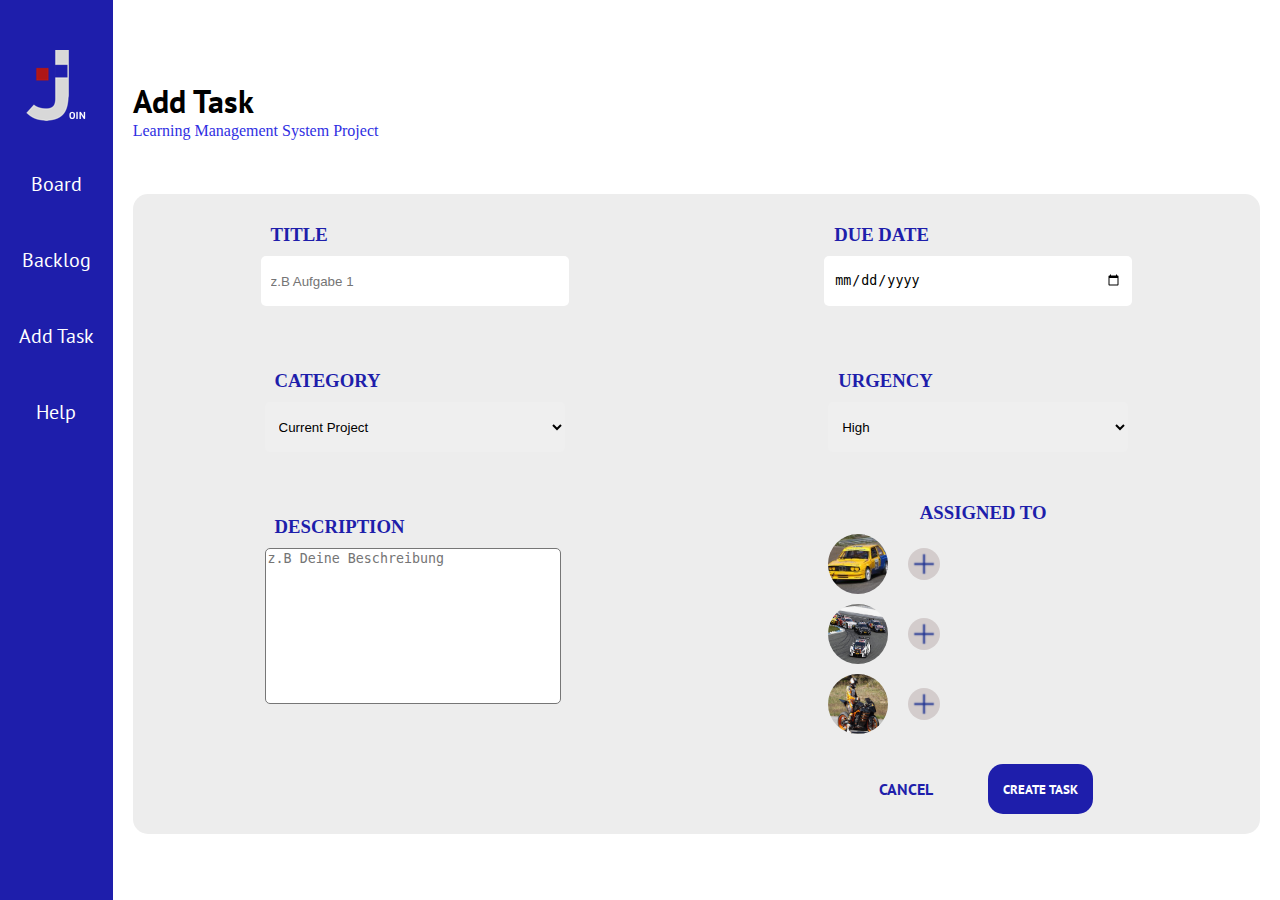
<file: index.html>
<!DOCTYPE html>
<html lang="de">

<head>
    <meta charset="UTF-8">
    <meta http-equiv="X-UA-Compatible" content="IE=edge">
    <meta name="viewport" content="width=device-width, initial-scale=1.0">
    <link rel="preconnect" href="https://fonts.googleapis.com">
    <link rel="preconnect" href="https://fonts.gstatic.com" crossorigin>
    <link
        href="https://fonts.googleapis.com/css2?family=Architects+Daughter&family=Lato:wght@300&family=Lobster+Two:ital@1&family=PT+Sans&display=swap"
        rel="stylesheet">
    <script src="mini_backend.js"></script>
    <link rel="stylesheet" href="style.css">
    <script src="login.js"></script>
    <script src="main.js"></script>
    <title>AddTask</title>
</head>

<body onload="init()">
    
    <img id="mobile-menu" src="img/menu-4-64.png" onclick="showMobileMenu()">

    <div class="addtask-container">

        <div id="mobile" class="menu">

            <img id="join-logo" src="img/joinlogo.png">
            <a href="board.html">Board</a>
            <a href="backlog.html">Backlog</a>
            <a href="index.html">Add Task</a>
            <a href="help.html">Help</a>
            <!-- <a href="login.html">Logout</a> -->
            <img id="close-arrow" class="close-arrow" src="img/closArrow.png" onclick="hideMobileMenu()">
        </div>

        <div class="header2">
            <div class="title">
                <h1>Add Task</h1>
                <p>Learning Management System Project</p>

            </div>

            <div class="content">
                <div class="row1">

                    <div class="title">
                        <h3>TITLE</h3>
                        <input id="title-input" class="title-input" type="text" placeholder="z.B Aufgabe 1">
                    </div>

                    <div class="date">
                        <h3>DUE DATE</h3>
                        <input id="date-input" class="date-input" type="date">
                    </div>
                </div>

                <div class="row2">

                    <div class="category1">
                        <h3>CATEGORY</h3>
                        <select id="category" class="category-input">
                            <option value="Current project">Current Project</option>
                            <option value="Sale">Sale</option>
                            <option value="Product">Product</option>
                        </select>
                    </div>

                    <div class="urgency">
                        <h3>URGENCY</h3>
                        <select id="urgency" class="urgency-input">
                            <option value="high">High</option>
                            <option value="Medium">Medium</option>
                            <option value="low">Low</option>
                        </select>
                    </div>

                </div>

                <div class="row3">

                    <div class="discription">
                        <h3>DESCRIPTION</h3>
                        <textarea id="discription-text" placeholder="z.B Deine Beschreibung"></textarea>
                    </div>

                    <div class="user">
                        <h3>ASSIGNED TO</h3>
                        <div class="assigned-section">
                            <img src="img/meinbild.jpg">
                            <img class="assigned-btn" src="img/icons8-plus.png" onclick="addUser1()">
                            <img id="checked" class="checked" src="img/check-mark-7-24.png">
                        </div>
                        <div class="assigned-section">
                            <img src="img/autorennen.jpg">
                            <img class="assigned-btn" src="img/icons8-plus.png" onclick="addUser2()">
                            <img id="checked2" class="checked" src="img/check-mark-7-24.png">
                        </div>
                        <div class="assigned-section">
                            <img src="img/mottorad1.jpg">
                            <img class="assigned-btn" src="img/icons8-plus.png" onclick="addUser3()">
                            <img id="checked3" class="checked" src="img/check-mark-7-24.png">
                        </div>

                        <div class="add-cancel-btn">
                            <button class="cancel" onclick="clearInputs()">CANCEL</button>
                            <button class="task" onclick="addTask()">CREATE TASK</button>
                        </div>
                    </div>

                </div>

            </div>

        </div>



</body>

</html>
</file>
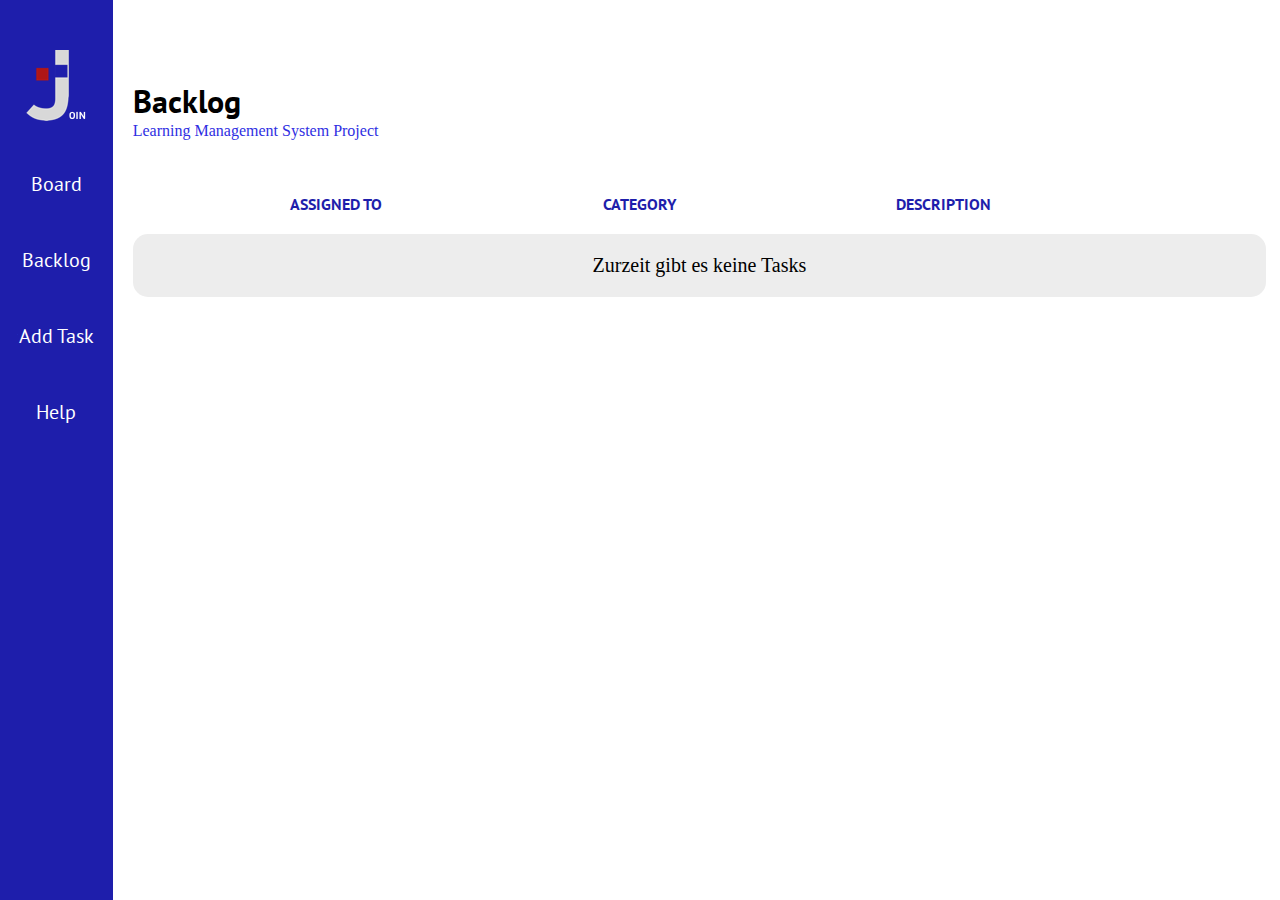
<file: backlog.html>
<!DOCTYPE html>
<html lang="de">
  <head>
    <meta charset="UTF-8" />
    <meta http-equiv="X-UA-Compatible" content="IE=edge" />
    <meta name="viewport" content="width=device-width, initial-scale=1.0" />
    <link rel="preconnect" href="https://fonts.googleapis.com" />
    <link rel="preconnect" href="https://fonts.gstatic.com" crossorigin />
    <link
      href="https://fonts.googleapis.com/css2?family=Architects+Daughter&family=Lato:wght@300&family=Lobster+Two:ital@1&family=PT+Sans&display=swap"
      rel="stylesheet"
    />
    <script src="mini_backend.js"></script>
    <script src="backlog.js"></script>
    <script src="main.js"></script>
    <link rel="stylesheet" href="style.css" />
    <title>Backlog</title>
  </head>

  <body onload="init2()">
    <img id="mobile-menu" src="img/menu-4-64.png" onclick="showMobileMenu()" />

    <div class="backlog-container">
      <div id="mobile" class="menu">
        <img id="join-logo" src="img/joinlogo.png" />
        <a href="board.html">Board</a>
        <a href="backlog.html">Backlog</a>
        <a href="index.html">Add Task</a>
        <a href="help.html">Help</a>
        <!-- <a href="login.html">Logout</a> -->
        <img
          id="close-arrow"
          class="close-arrow"
          src="img/closArrow.png"
          onclick="hideMobileMenu()"
        />
      </div>

      <div class="header2">
        <div class="title">
          <h1>Backlog</h1>
          <p>Learning Management System Project</p>
        </div>

        <div class="backlog-titles">
          <span>ASSIGNED TO</span>
          <span id="title-category">CATEGORY</span>
          <span>DESCRIPTION</span>
        </div>

        <div id="task-info" class="task-infos">
          <span>Zurzeit gibt es keine Tasks</span>
        </div>

        <div id="backlog-content"></div>
      </div>
    </div>
  </body>
</html>
</file>
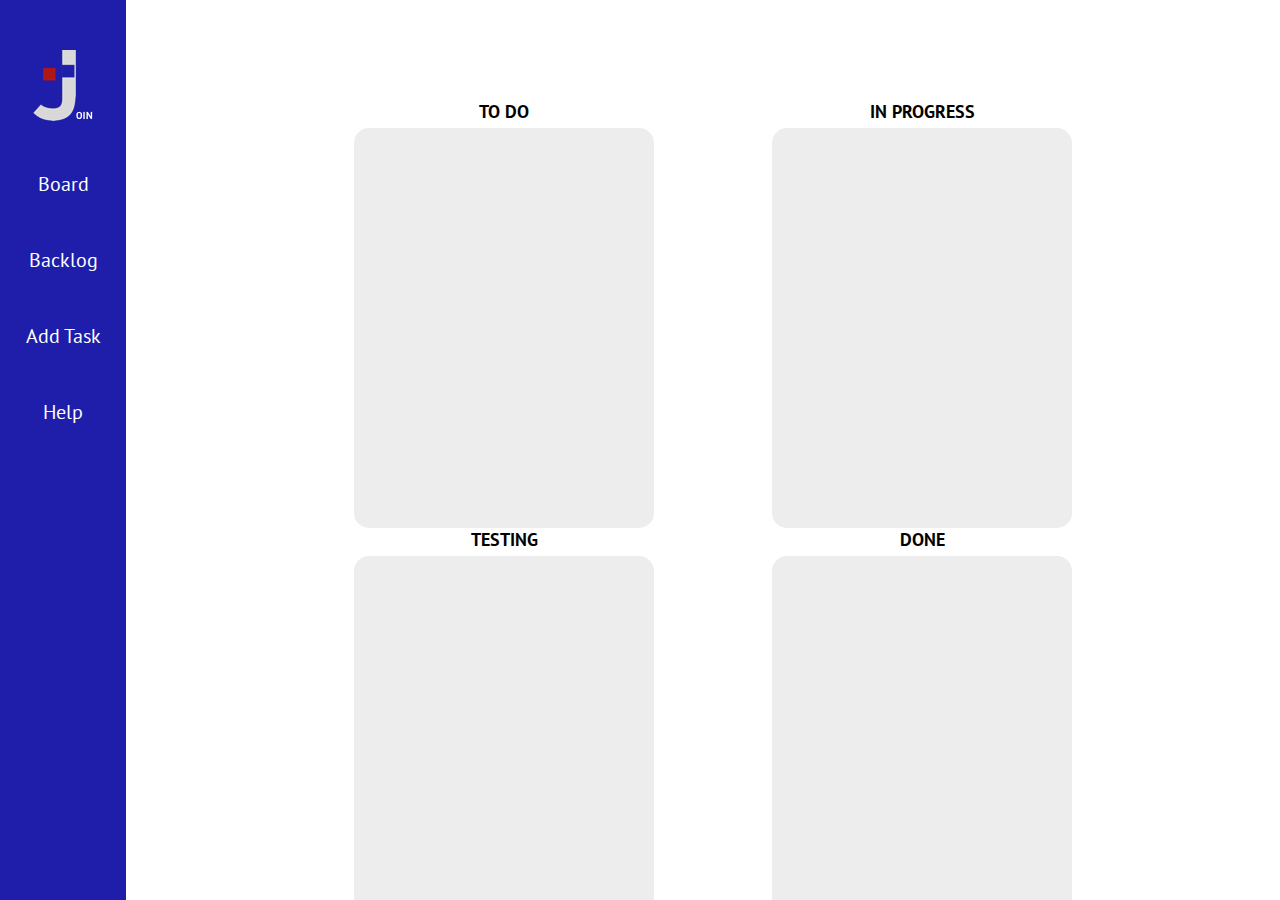
<file: board.html>
<!DOCTYPE html>
<html lang="de">
  <head>
    <meta charset="UTF-8" />
    <meta http-equiv="X-UA-Compatible" content="IE=edge" />
    <meta name="viewport" content="width=device-width, initial-scale=1.0" />
    <link rel="preconnect" href="https://fonts.googleapis.com" />
    <link rel="preconnect" href="https://fonts.gstatic.com" crossorigin />
    <link
      href="https://fonts.googleapis.com/css2?family=Architects+Daughter&family=Lato:wght@300&family=Lobster+Two:ital@1&family=PT+Sans&display=swap"
      rel="stylesheet"
    />
    <link rel="stylesheet" href="style.css" />
    <script src="mini_backend.js"></script>
    <script src="main.js"></script>
    <script src="board.js"></script>
    <title>Board</title>
  </head>

  <body onload="init3()">
    <img id="mobile-menu" src="img/menu-4-64.png" onclick="showMobileMenu()" />

    <div class="board-container">
      <div id="mobile" class="menu">
        <img id="join-logo" src="img/joinlogo.png" />
        <a href="board.html">Board</a>
        <a href="backlog.html">Backlog</a>
        <a href="index.html">Add Task</a>
        <a href="help.html">Help</a>
        <!-- <a href="login.html">Logout</a> -->
        <img
          id="close-arrow"
          class="close-arrow"
          src="img/closArrow.png"
          onclick="hideMobileMenu()"
        />
      </div>

      <div class="columns">
        <div class="column-container">
          <span>TO DO</span>
          <div
            id="todo"
            class="column"
            ondrop="moveTo('todo')"
            ondragover="allowDrop(event)"
          ></div>
        </div>

        <div class="column-container">
          <span>IN PROGRESS</span>
          <div
            id="inProgress"
            class="column"
            ondrop="moveTo('inProgress')"
            ondragover="allowDrop(event)"
          ></div>
        </div>

        <div class="column-container">
          <span>TESTING</span>
          <div
            id="testing"
            class="column"
            ondrop="moveTo('testing')"
            ondragover="allowDrop(event)"
          ></div>
        </div>

        <div class="column-container">
          <span>DONE</span>
          <div
            id="done"
            class="column"
            ondrop="moveTo('done')"
            ondragover="allowDrop(event)"
          ></div>
        </div>
      </div>
    </div>

    <div id="dialog-bgr" class="moreInfos"></div>
  </body>
</html>
</file>
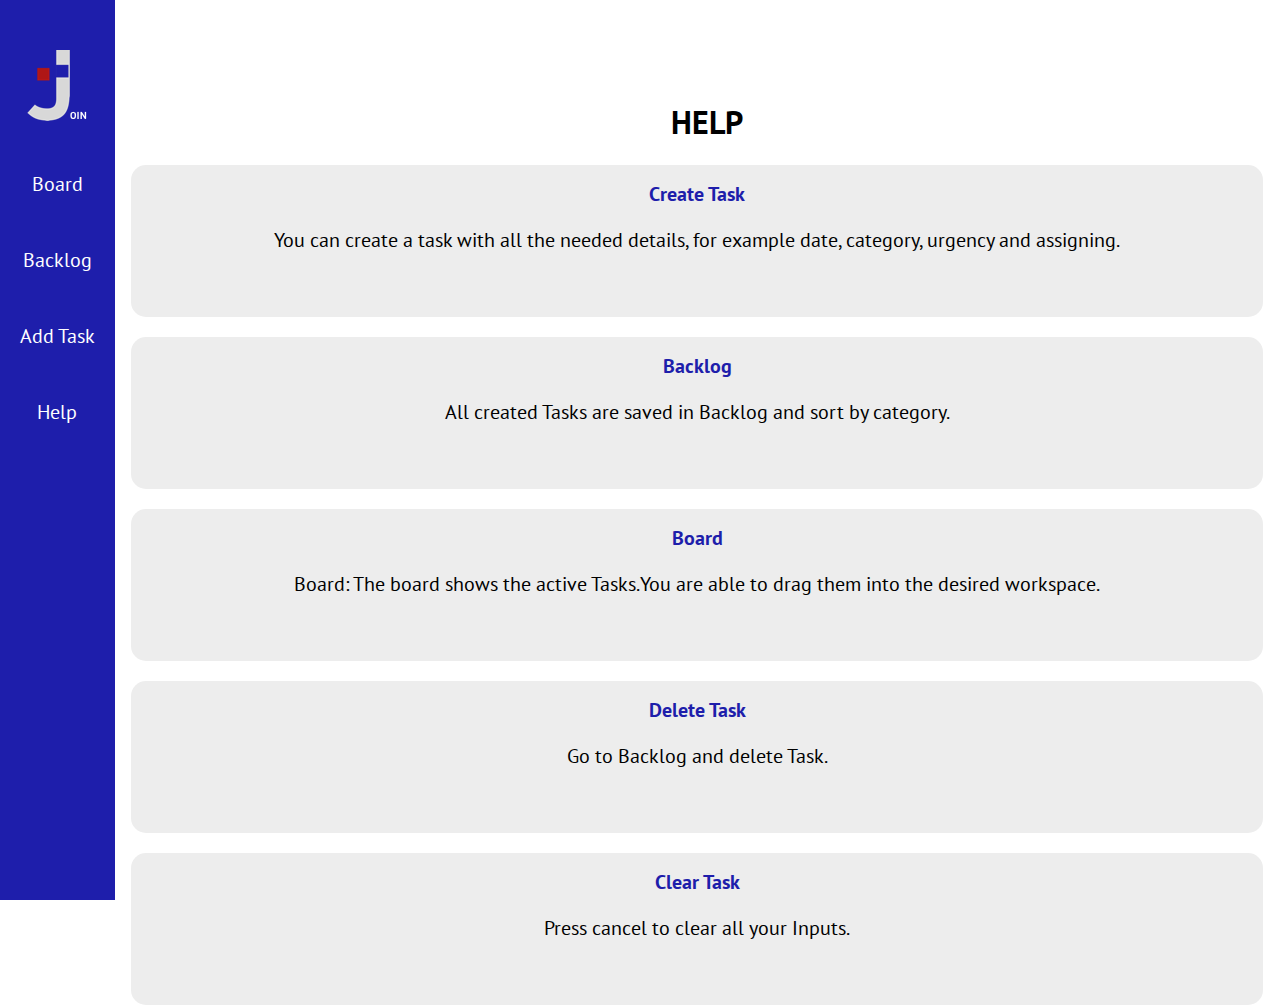
<file: help.html>
<!DOCTYPE html>
<html lang="de">

<head>
    <meta charset="UTF-8">
    <meta http-equiv="X-UA-Compatible" content="IE=edge">
    <meta name="viewport" content="width=device-width, initial-scale=1.0">
    <link rel="preconnect" href="https://fonts.googleapis.com">
    <link rel="preconnect" href="https://fonts.gstatic.com" crossorigin>
    <link
        href="https://fonts.googleapis.com/css2?family=Architects+Daughter&family=Lato:wght@300&family=Lobster+Two:ital@1&family=PT+Sans&display=swap"
        rel="stylesheet">
    <link rel="stylesheet" href="style.css">
    <script src="mini_backend.js"></script>
    <script src="main.js"></script>
    <script src="board.js"></script>
    <script src="help.js"></script>
    <title>help</title>

</head>

<img id="mobile-menu" src="img/menu-4-64.png" onclick="showMobileMenu()">

<div class="help-container">

    <div id="mobile" class="menu">
        <img id="join-logo" src="img/joinlogo.png">
        <a href="board.html">Board</a>
        <a href="backlog.html">Backlog</a>
        <a href="index.html">Add Task</a>
        <a href="help.html">Help</a>
        <!-- <a href="login.html">Logout</a> -->
        <img id="close-arrow" class="close-arrow" src="img/closArrow.png" onclick="hideMobileMenu()">
    </div>

    <div class="help-content">

        <h1 class="h1">HELP</h1>

        <div class="help-discription">

            <span>Create Task</span>
            <p>
                You can create a task with all the needed details, for example date, category, urgency and
                assigning.
            </p>

        </div>

        <div class="help-discription">

            <span>Backlog</span>
            <p>
                All created Tasks are saved in Backlog and sort by category.
            </p>

        </div>

        <div class="help-discription">

            <span>Board</span>
            <p>
                Board: The board shows the active Tasks.You are able to drag them into the desired workspace.
            </p>

        </div>

        <div class="help-discription">

            <span>Delete Task</span>
            <p>
               Go to Backlog and delete Task.
            </p>

        </div>

        <div class="help-discription">

            <span>Clear Task</span>
            <p>
               Press cancel to clear all your Inputs.
            </p>

        </div>

    </div>

</div>


</div>
</file>
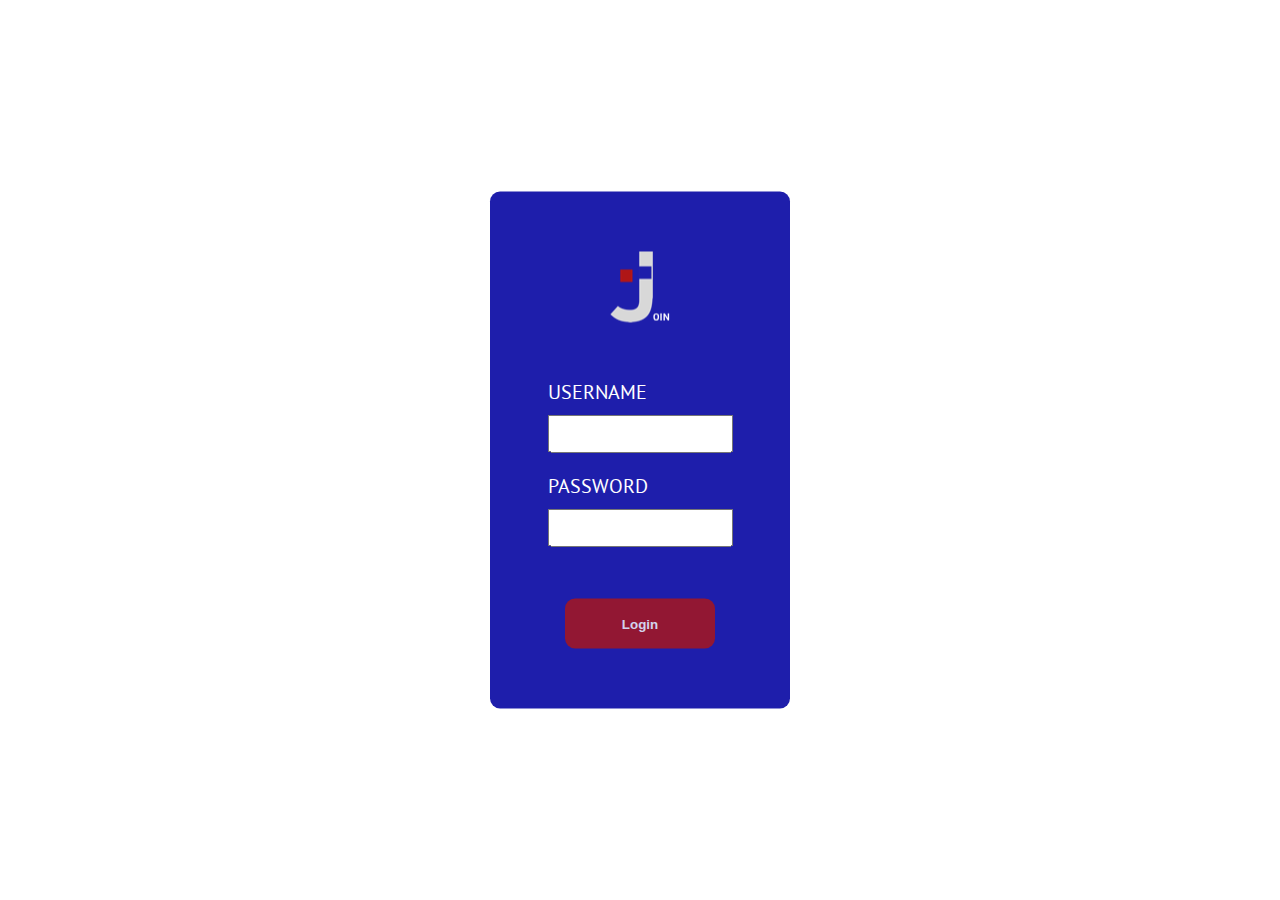
<file: login.html>
<!DOCTYPE html>
<html lang="de">

<head>
    <meta charset="UTF-8">
    <meta http-equiv="X-UA-Compatible" content="IE=edge">
    <meta name="viewport" content="width=device-width, initial-scale=1.0">
    <link rel="preconnect" href="https://fonts.googleapis.com">
    <link rel="preconnect" href="https://fonts.gstatic.com" crossorigin>
    <link
        href="https://fonts.googleapis.com/css2?family=Architects+Daughter&family=Lato:wght@300&family=Lobster+Two:ital@1&family=PT+Sans&display=swap"
        rel="stylesheet">
    <script src="./mini_backend.js"></script>
    <link rel="stylesheet" href="style.css">
    <script src="main.js"></script>
    <script src="login.js"></script>
    <title>Login</title>
</head>

<body onload="init4()">

    <div class="loginContent">

        <img class="logo" src="img/joinlogo.png">

        <div class="loginBox">

            <div>
                <label>USERNAME</label>
                <input class="input" required type="text" id="username">
            </div>
            <div>
                <label>PASSWORD</label><br>
                <input class="input" required type="password" id="password">
            </div>
            <div>
                <button class="button" onclick="checkLogin()">Login</button>
            </div>
        </div>
    </div>

</body>
</file>
<file: style.css>
body {
    margin: 0;
    display: flex;
    flex-direction: column;
    align-items: center;
    position: relative;
    height: 100vh;
}

h3 {
    margin: 10px 0px 10px 10px;
    color: rgb(30 30 171);
}

.addtask-container {

    display: flex;
    width: 100%;
    height: 100%;
}

@media(max-width:768px) {

    .addtask-container {

        flex-direction: column;
        align-items: center;
    }
}

.title {

    display: flex;
    flex-direction: column;
    margin-bottom: 54px;
}


.title h1 {

    margin: 0;
    font-family: PT Sans;
    font-weight: bold;
}

.title p {

    margin: 0;
    color: rgb(47, 47, 226);
}

@media(max-width:550px) {

    .title p {

        font-size: 14px;
    }
}

@media(max-width:768px) {

    .title, .date, .category1, .urgency {

        display: flex;
        align-items: center;
        flex-direction: column;
        margin-bottom: 10px;
    }
}

@media(max-width:550px) {

    .title, .date, .category1, .urgency {

        margin-bottom: 20px;
    }
}

.backlog-titles {

    display: flex;
    width: 90%;
    justify-content: space-evenly;
    font-family: PT Sans;
    font-weight: bold;

}

@media(max-width:1200px) {

    .backlog-titles {

        width: 100%;
    }
}

@media(max-width:768px) {

    .backlog-titles {

        display: none;
    }
}

.backlog-titles span {

    color: rgb(30 30 171);
    font-weight: bold;
    width: 200px;
    text-align: center;
}

#title-category {

    width: 200px;
}

@media(max-width:1200px) {

    #title-category {

        width: 46px;
    }
}

.content {
    background-color: #ededed;
    width: 100%;
    border-radius: 15px;
    margin-bottom: 20px;
}

.header {
    display: flex;
    justify-content: center;
    width: 80%;
    margin-top: 50px;
    margin-bottom: 50px;
    background-color: rgb(47, 47, 226);
}

.header h1 {

    color: white;
}

.row1 {

    display: flex;
    justify-content: space-around;
    margin-top: 20px;
}

@media(max-width:550px) {

    .row1 {

        flex-direction: column;
        align-items: center;
    }
}

.row1 .date-input {

    height: 30px;
    width: 288px;
    border: none;
    border-radius: 5px;
    padding: 10px;
    outline: none;
}

@media(max-width:850px) {

    .row1 .date-input {

        width: 250px;
    }
}

@media(max-width:650px) {

    .row1 .date-input {

        width: 200px;
    }
}

.row1 .title-input {
    height: 30px;
    width: 288px;
    border: none;
    border-radius: 5px;
    padding: 10px;
    outline: none;
}

@media(max-width:850px) {

    .row1 .title-input {

        width: 250px;
    }

}

@media(max-width:650px) {

    .row1 .title-input {

        width: 200px;
    }

}

.row2 {

    display: flex;
    justify-content: space-around;
}

@media(max-width:550px) {

    .row2 {

        flex-direction: column;
        align-items: center;
    }
}

.row2 .category-input {

    height: 50px;
    width: 300px;
    border: none;
    border-radius: 5px;
    padding: 10px;
    outline: none;
}

@media(max-width:850px) {

    .row2 .category-input {

        width: 270px;
    }
}

@media(max-width:650px) {

    .row2 .category-input {

        width: 220px;
    }
}

.row2 .urgency-input {

    height: 50px;
    width: 300px;
    border: none;
    border-radius: 5px;
    padding: 10px;
    outline: none;
}

@media(max-width:850px) {

    .row2 .urgency-input {

        width: 270px;
    }
}

@media(max-width:650px) {

    .row2 .urgency-input {

        width: 220px;
    }
}

.row3 {
    display: flex;
    justify-content: space-around;
}

@media(max-width:550px) {

    .row3 {

        flex-direction: column;
        align-items: center;
    }
}

.row3 .discription {

    margin-top: 54px;
    width: 300px;
}

@media(max-width:768px) {

    .row3 .discription {

        width: 280px;
        display: flex;
        flex-direction: column;
        align-items: center;
    }
}

@media(max-width:650px) {

    .row3 .discription {

        width: 220px;
    }
}


@media(max-width:550px) {

    .row3 .discription {

        width: 220px;
        display: flex;
        flex-direction: column;
        align-items: center;
        margin-top: 0px;
    }
}

.row3 textarea {

    height: 150px;
    width: 290px;
    outline: none;
    border-radius: 5px;
    resize: none;
}

@media(max-width:850px) {

    .row3 textarea {

        width: 270px;
    }
}

@media(max-width:650px) {

    .row3 textarea {

        width: 220px;
    }
}

.row3 .user {

    display: flex;
    flex-direction: column;
    align-items: center;
    margin-top: 40px;
    width: 300px;
}


@media(max-width:768px) {

    .row3 .user {

        width: 280px;
    }
}

@media(max-width:650px) {

    .row3 .user {

        width: 220px;
    }
}

@media(max-width:550px) {

    .row3 .user {

        width: 220px;
        margin-top: 20px;
    }
}

.row3 button {

    margin: 20px;
    background-color: rgb(30 30 171);
    padding: 15px;
    color: white;
    font-weight: bold;
    border-radius: 15px;
    border: none;
    font-family: PT Sans;
    cursor: pointer;
}

@media(max-width:650px){

    .row3 button{

        margin:0px 0px 10px 0px;
    }
}

.clear {

    margin-bottom: 10px;
    background-color: rgb(30 30 171);
    padding: 10px;
    color: white;
    font-weight: bold;
    border-radius: 15px;
    border: none;
    font-family: PT Sans;
    cursor: pointer;
}

.row3 .cancel {

    background-color: unset;
    color: rgb(30 30 171);
    font-family: PT Sans;
    font-size: 16px;
    font-weight: bold;
    cursor: pointer;
}

.row3 img {

    height: 60px;
    width: 60px;
    margin-bottom: 10px;
    border-radius: 50%;
}

.checked{

    height: 24px !important;
    width: 24px !important;
    margin-left: 20px;
    display: none;
}

.task-infos {

    width: 97%;
    background-color: #ededed;
    margin-top: 20px;
    margin-bottom: 20px;
    padding: 20px;
    display: flex;
    align-items: center;
    justify-content: space-around;
    font-size: 20px;
    border-radius: 15px;
}

@media(max-width:768px) {

    .task-infos {

        flex-direction: column;
        width: 75%;
    }
}


.emptyTask {

    width: 97%;
    background-color: #ededed;
    margin-top: 20px;
    margin-bottom: 20px;
    padding: 20px;
    display: flex;
    align-items: center;
    justify-content: space-around;
    font-size: 20px;
    border-radius: 15px;

}

.task-infos img {

    height: 50px;
    width: 50px;
    border-radius: 50%;
}

.task-infos p {

    word-break: break-all;
    width: 250px;
}

@media(max-width:1200px) {

    .task-infos p {

        width: 150px;
    }
}

@media(max-width:768px) {

    .task-infos p {

        text-align: center;
    }
}



#backlog-content {

    display: flex;
    flex-direction: column;
    width: 100%;
    align-items: center;
    justify-content: center;
}


.user-infos {

    display: flex;
    font-size: 16px;
    color: blue;
    align-items: center;
}

.user-infos span {

    margin-left: 20px;
}

.user-details {

    display: flex;
    margin-top: 10px;
    margin-bottom: 10px;
    width: 300px;
}

@media(max-width:1200px) {

    .user-details {

        width: 250px;
    }
}

@media(max-width:550px) {

    .user-details {

        flex-direction: column;
        align-items: center;
    }
}

.user {

    display: flex;
    align-items: center;
}

.user .assigned-btn {

    height: 22px;
    width: 22px;
    object-fit: cover;
    background: #d3cccc;
    padding: 5px;
    margin-left: 20px;
    cursor: pointer;
}

.assigned-section {

    display: flex;
    align-items: center;
    align-items: center;
    width: 100%;
}

@media(max-width:850px) {

    .assigned-section {

        justify-content: center;
    }
}

.add-cancel-btn {

    display: flex;
}

.user-name {

    display: flex;
    flex-direction: column;
    justify-content: center;
    font-size: 16px;
}

.user-name .name {

    color: black;
}

.user-details span {

    margin-left: 20px;
    color: blue;
}


.category {

    font-family: PT Sans;
    margin-left: 20px;
    margin-right: 20px;
    width: 200px;
    text-align: center;
}

@media(max-width:1200px) {

    .category {

        width: 104px;
        font-size: 16px;
    }
}

@media(max-width:768px) {

    .category {

        text-align: center;
    }
}


h2 {

    cursor: pointer;
}

.delete-add-btn {

    display: flex;
    flex-direction: column;
    align-items: center;

}

.delete-add-btn img {

    border-radius: unset;
    height: 26px;
    width: 26px;
    margin: 10px;
}

.delete-add-btn #plus-btn {

    height: 32px;
    width: 32px;
}

.header2 {

    display: flex;
    flex-direction: column;
    width: 100%;
    margin-right: 20px;
    margin-top: 80px;
}

@media(max-width:768px) {

    .header2 {

        margin-top: 16px;
        width: 90%;
        margin-right: 0;
    }
}


.backlog-container {

    display: flex;
    width: 100%;
    height: 100%;
}


@media(max-width:768px) {

    .backlog-container {

        flex-direction: column;
        align-items: center;

    }
}

.menu {

    background-color: rgb(30 30 171);
    margin-right: 20px;
    width: 10%;
    display: flex;
    flex-direction: column;
    align-items: center;
}

@media(max-width:1200px) {

    .menu {

        width: 15%;
    }
}

@media(max-width:768px) {

    .menu {

        min-height: unset;
        flex-direction: unset;
        align-items: center;
        padding: 15px;
        justify-content: space-evenly;
        margin-left: 0;
        margin-right: 0;
        width: 80%;
    }
}

@media(max-width:712px) {

    .menu {

        margin-top: 5px;
        flex-direction: column;
        width: 230px;
        background-color: unset;
        display: none;
    }
}

.menu img {

    margin-top: 50px;
}


@media(max-width:768px) {

    .menu img {

        margin-top: 0;
    }
}

@media(max-width:712px) {

    #join-logo {

        display: none;
    }
}

.menu a {

    color: white;
    text-decoration: none;
    margin-top: 50px;
    font-family: PT Sans;
    font-size: 20px;
}

@media(max-width:768px) {

    .menu a {

        margin-top: 0;
    }
}

@media(max-width:712px) {

    .menu a {

        color: white;
        background-color: rgb(30 30 171);
        width: 150px;
        text-align: center;
        padding: 8px;
        border-radius: 15px;
        margin: 5px;
    }
}

.menu a:hover {

   transform: scale(1.1);
   transition: 225ms ease-in-out;
}

#user-img img {

    height: 90px;
    width: 90px;
    border-radius: 50%;
    object-fit: cover;
    margin-top: 200px;
}

#mobile-menu {

    margin-top: 50px;
    height: 48px;
    width: 48px;
    display: none;
}

@media(max-width:712px) {

    #mobile-menu {

        display: block;
    }
}

.close-arrow {

    display: none;
    margin-top: 20px;
}

@media(max-width:712px){

    .close-arrow{
        display: flex;
    }
}

.border-color-pink {

    border-left: 6px solid #c8105d;
}

.border-color-green {

    border-left: 6px solid #10af4d;
}


.board-container {

    display: flex;
    width: 100%;
    height: 100%;
    overflow: hidden;
}

@media(max-width:768px) {

    .board-container {

        flex-direction: column;
        align-items: center;
    }
}

.columns {

    display: flex;
    margin-top: 100px;
    margin-bottom: 50px;
    width: 100%;
    justify-content: space-around;
}

@media(max-width:1380px) {

    .columns {

        flex-wrap: wrap;
        justify-content: center;
        width: 90%;
    }
}

@media(max-width:1200px) {

    .columns {

        width: 85%;
    }
}

@media(max-width:768px) {

    .columns {

        width: 100%;
    }
}

@media(max-width:550px) {

    .columns {

        margin-top: 50px;
    }
}

@media(max-width:550px) {

    .column {

        flex-direction: column;
        align-items: center;
    }
}

.board-title {

    display: flex;
}

.column-container {

    display: flex;
    flex-direction: column;
    align-items: center;
}

@media(max-width:1380px) {

    .column-container {

        width: 418px;
    }
}

@media(max-width:1050px) {

    .column-container {

        width: 375px;
    }
}

@media(max-width:950px) {

    .column-container {

        width: 340px;
    }
}

@media(max-width:950px) {

    .column-container {

        width: 325px;
    }
}

@media(max-width:825px) {

    .column-container {

        width: 300px;
    }
}

@media(max-width:825px) {

    .column-container {

        width: 270px;
    }
}


.column-container span {

    font-family: PT Sans;
    font-weight: bold;
    margin-bottom: 5px;
    font-size: 18px;
}



.column {

    display: flex;
    flex-direction: column;
    background-color: #ededed;
    min-height: 700px;
    width: 270px;
    margin-left: 20px;
    margin-right: 20px;
    align-items: center;
    border-radius: 15px;
}

@media(max-width:1380px) {

    .column {

        min-height: 400px;
        width: 328px;
    }
}

@media(max-width:1380px) {

    .column {

        width: 300px;
    }
}

@media(max-width:825px) {

    .column {

        width: 260px;
    }
}

@media(max-width:768px) {

    .column {

        min-height: 300px;
    }
}

@media(max-width:550px) {

    .column {

        min-height: 174px;
    }
}

.board-task {

    display: flex;
    align-items: center;
    flex-direction: column;
    margin-top: 10px;
    margin-bottom: 10px;
    text-align: center;
    width: 80%;
    border: 2px solid black;
    border-radius: 15px;
    min-height: 150px;
    background-color: #52d2ef;
}

.board-task img {

    height: 32px;
    width: 32px;
    object-fit: cover;
    border-radius: 50%;
    margin-top: 5px;
}

.inPrpgress-color {

    background-color: #ffc440;

}

.testing-color {

    background-color: #d7ef52;
}

.done-color {

    background-color: #51fb4e;
}

.task-infos-orange {

    border-left: 6px solid orange;
}

.task-infos-pink {

    border-left: 6px solid rgb(255, 0, 242);
}

.task-infos-green {

    border-left: 6px solid rgb(13, 167, 46);
}

.big-task-infos {

    transform: scale(2.8);
}

.moreInfos {

    display: flex;
    flex-direction: column;
    display: none;
    background-color: #4e4e4e;
    position: absolute;
    align-items: center;
    justify-content: center;
    top: 0;
    bottom: 0;
    right: 0;
    left: 0;
    opacity: 0.7;
}

.all-infos {

    display: flex;
    flex-direction: column;
    width: 500px;
    height: 500px;
    background: white;
    border-radius: 15px;
    align-items: center;
    justify-content: center;
    z-index: 999;
    display: none;
    position: absolute;
    top: 50%;
    left: 50%;
    transform: translate(-50%, -50%);
    font-family: PT Sans;
}

@media(max-width:550px) {

    .all-infos {
        width: 400px;
        height: 500px;
    }
}

@media(max-width:430px) {

    .all-infos {
        width: 280px;
        height: 500px;
    }
}

.all-infos span {

    margin-bottom: 15px;
    word-break: break-all;
    max-width: 300px;
}

#open-btn {

    height: 24px;
    width: 24px;
}

#close-btn {

    position: absolute;
    top: 15px;
    right: 15px;
}

.all-infos textarea {

    min-width: 300px;
    min-height: 150px;
    font-weight: bold;
}

@media(max-width:430px) {

    .all-infos textarea {

        min-width: 250px;
    }
}


.titles {

    color: rgb(30 30 171);
}

.names {

    display: flex;
    flex-direction: column;
    align-items: center;
    margin-bottom: 15px;
}

.names span {

    margin-top: 0;
    margin-bottom: 0;
}

.help-container {

    display: flex;
    width: 100%;
    height: 100%;
}

@media(max-width:768px) {

    .help-container {

        flex-direction: column;
        align-items: center;
    }
}

.help-container h1 {

    font-family: PT Sans;
    font-weight: bold;
    text-align: center;
}

.help-content {

    display: flex;
    flex-direction: column;
    margin-top: 80px;
    width: 100%;
    align-items: center;
}

@media(max-width:768px) {

    .help-content {

        align-items: center;
        margin-right: 0px;
        width: 80%;
        margin-top: 10px;
    }
}


.help-discription {

    display: flex;
    flex-direction: column;
    align-items: center;
    background-color: #ededed;
    border-radius: 15px;
    padding: 16px;
    font-family: PT Sans;
    font-size: 20px;
    margin-right: 20px;
    margin-bottom: 20px;
    min-height: 120px;
    width: 96%;
}

@media(max-width:768px) {

    .help-discription {

        margin-right: 0px;
    }
}

.help-discription span {

    color: rgb(30 30 171);
    font-weight: bold;
}

.help-discription p {

    max-width: 850px;
}

.loginContent {
    padding: 60px;
    background: rgb(30 30 171);
    border-radius: 10px;
    width: 180px;
    position: absolute;
    top: 50%;
    left: 50%;
    transform: translate(-50%, -50%);
    display: flex;
    flex-direction: column;
    align-items: center;
}

.loginContent button {

    width: 150px;
    height: 50px;
    border-radius: 10px;
    background: #af1616;
    color: white;
    font-weight: bold;
    cursor: pointer;
    margin-top: 32px;
    border: none;
    opacity: 0.8;
}

.loginContent button:hover {

    opacity: 1;

}

.loginContent input {

    margin: 10px 0;
    margin-bottom: 20px;
    height: 32px;
    outline: none;
}

.loginH2 {
    color: white;
    font-size: 30px;
}

.loginBox {

    display: flex;
    flex-direction: column;
    align-items: center;
    margin-top: 56px
}

label {

    color: white;
    font-size: 20px;
    font-family: PT Sans;
}


.d-none {

    display: none;
}

.d-show {

    display: flex;
}
</file>
